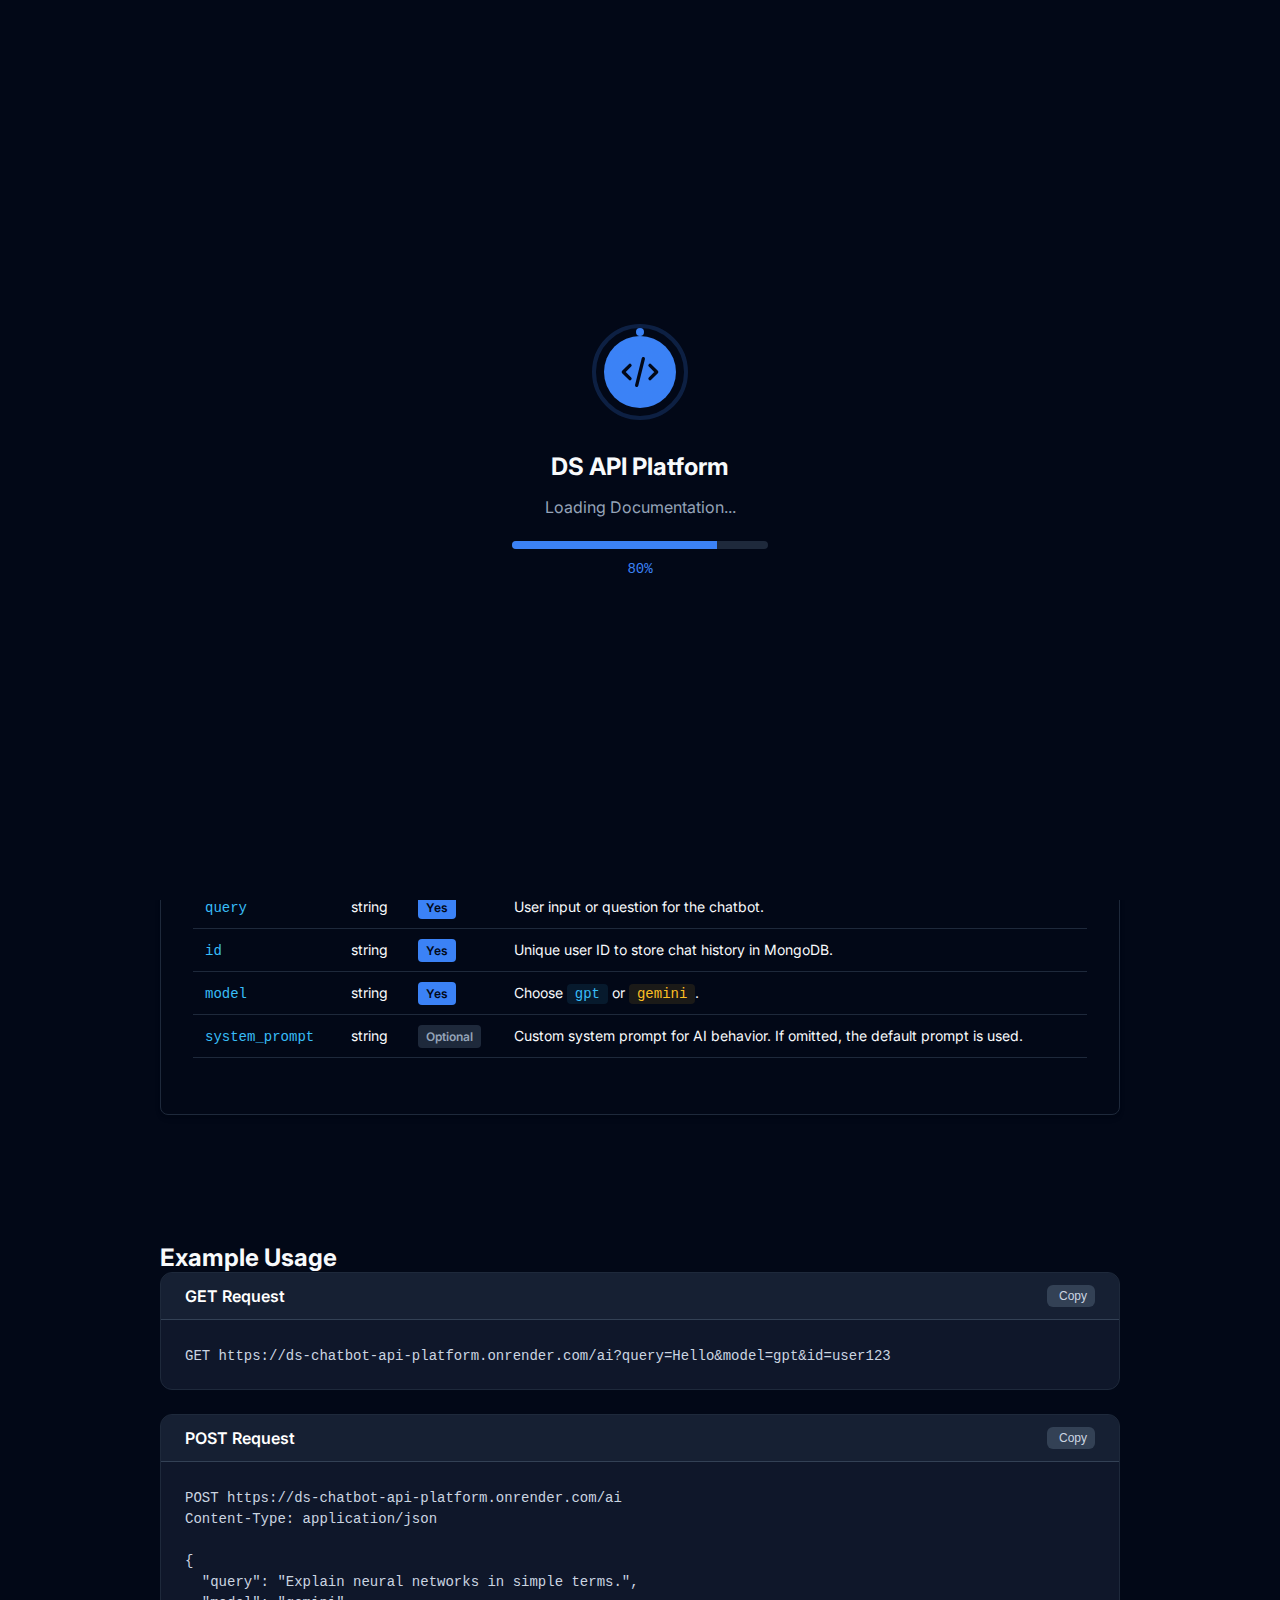
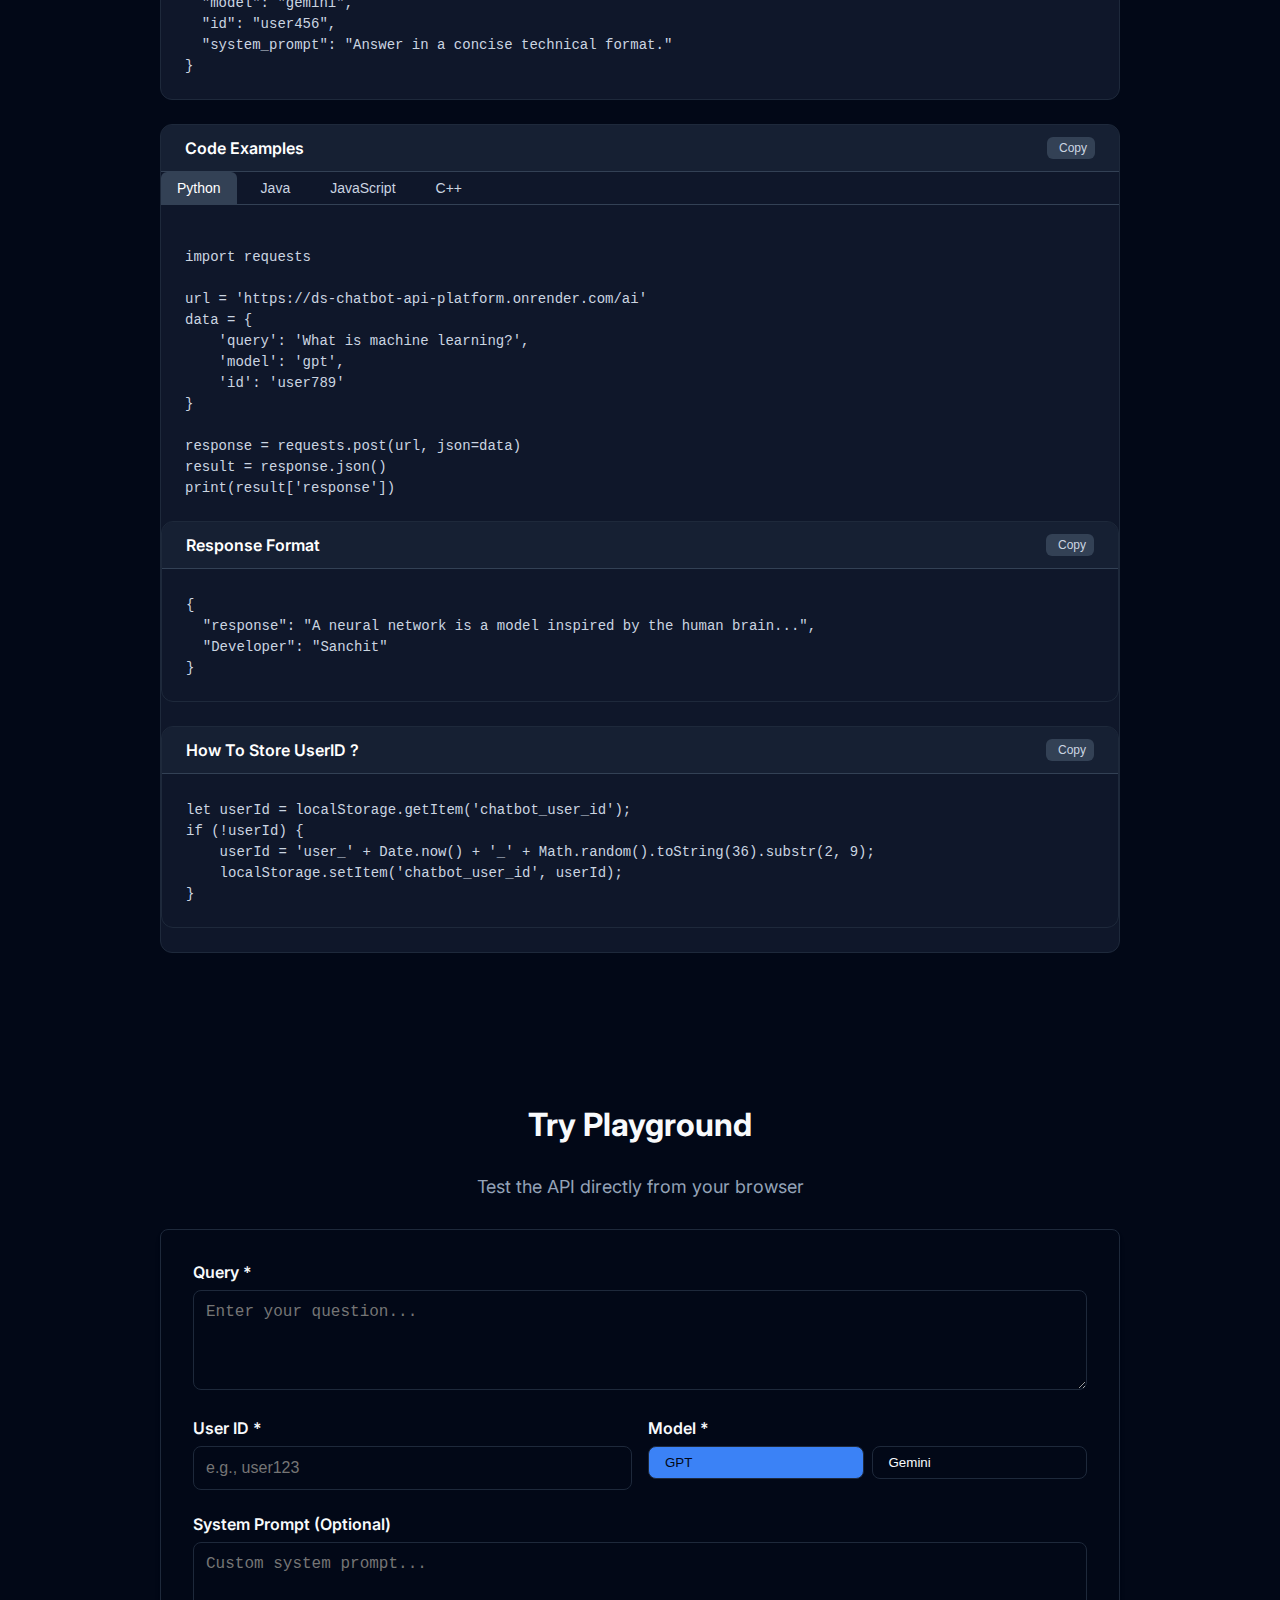
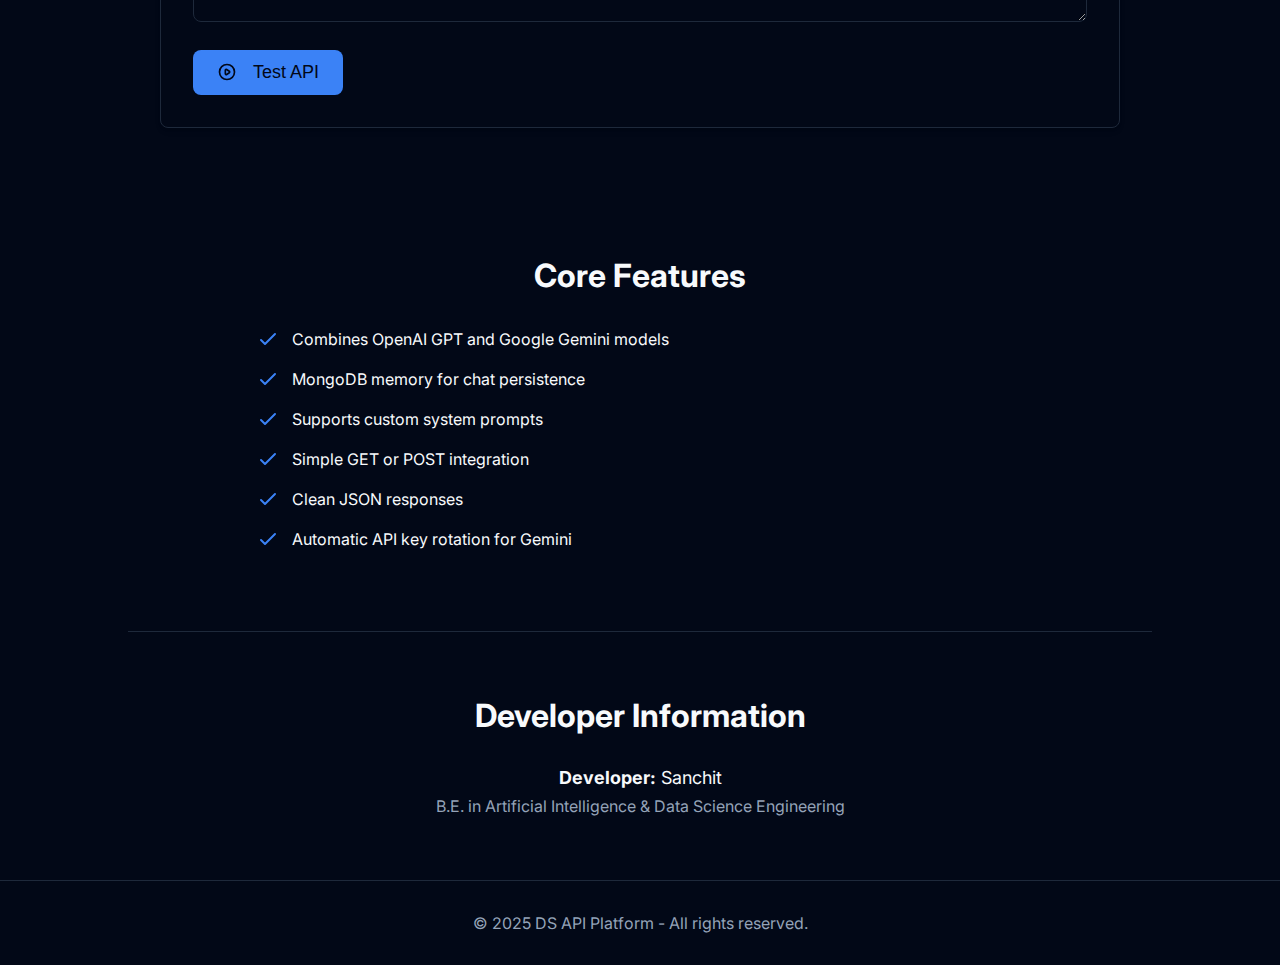
<file: docs.html>
<!DOCTYPE html>
<html lang="en">
<head>
  <meta charset="UTF-8" />
  <meta name="viewport" content="width=device-width, initial-scale=1.0" />
  <title>DS API Platform - Documentation</title>
  <meta name="description" content="Unified ChatGPT + Gemini Chatbot API with Memory and Custom Prompts - Complete API documentation" />
  <meta name="author" content="Sanchit" />
  <link rel="preconnect" href="https://fonts.googleapis.com">
  <link rel="preconnect" href="https://fonts.gstatic.com" crossorigin>
  <link href="https://fonts.googleapis.com/css2?family=Inter:wght@400;600;700&family=Fira+Code&display=swap" rel="stylesheet">

  <!-- Shared theme -->
  <link rel="stylesheet" href="theme.css">

  <style>
    /* Docs-specific layout styles */
    body {
      font-family: 'Inter', -apple-system, BlinkMacSystemFont, 'Segoe UI', sans-serif;
    }

    code, pre {
      font-family: 'Fira Code', 'Consolas', 'Monaco', monospace;
    }

    /* Animations */
    @keyframes fade-in { from { opacity: 0; transform: translateY(10px); } to { opacity: 1; transform: translateY(0); } }
    @keyframes fade-in-up { from { opacity: 0; transform: translateY(20px); } to { opacity: 1; transform: translateY(0); } }
    @keyframes scale-in { from { transform: scale(0.95); opacity: 0; } to { transform: scale(1); opacity: 1; } }

    .animate-fade-in { animation: fade-in 0.6s ease-out; }
    .animate-fade-in-up { animation: fade-in-up 0.6s ease-out; }
    .animate-scale-in { animation: scale-in 0.3s ease-out; }

    /* Header */
    header {
      text-align: center;
      padding: 4rem 2rem 2rem;
      max-width: 64rem;
      margin: 0 auto;
    }

    .badge-container {
      display: inline-flex;
      align-items: center;
      padding: 0.5rem 1rem;
      background: linear-gradient(135deg, hsl(var(--primary)), hsl(var(--accent)));
      color: hsl(var(--primary-foreground));
      border-radius: 9999px;
      font-size: 0.875rem;
      font-weight: 600;
      margin-bottom: 1.5rem;
    }

    h1 {
      font-size: 3rem;
      font-weight: 700;
      margin-bottom: 1rem;
      background: linear-gradient(135deg, hsl(var(--foreground)), hsl(var(--primary)));
      -webkit-background-clip: text;
      -webkit-text-fill-color: transparent;
      background-clip: text;
    }

    .subtitle {
      font-size: 1.25rem;
      color: hsl(var(--muted-foreground));
      max-width: 48rem;
      margin: 0 auto;
    }

    /* Sections */
    section {
      padding: 4rem 2rem;
      max-width: 64rem;
      margin: 0 auto;
    }

    .section-title {
      font-size: 2rem;
      font-weight: 700;
      text-align: center;
      margin-bottom: 2rem;
    }

    /* Cards */
    .card {
      padding: 2rem;
      border-radius: var(--radius);
      box-shadow: 0 4px 6px -1px rgba(0, 0, 0, 0.1), 0 2px 4px -1px rgba(0, 0, 0, 0.06);
    }

    /* Table */
    .table-container {
      overflow-x: auto;
      margin: 1.5rem 0;
    }

    table {
      width: 100%;
      border-collapse: collapse;
      font-size: 0.875rem;
    }

    th, td {
      padding: 0.75rem;
      text-align: left;
      border-bottom: 1px solid hsl(var(--border));
    }

    th {
      font-weight: 600;
      background-color: hsl(var(--muted));
    }

    .badge-yes {
      background-color: hsl(var(--primary));
      color: hsl(var(--primary-foreground));
      padding: 0.25rem 0.5rem;
      border-radius: 0.25rem;
      font-size: 0.75rem;
      font-weight: 600;
    }

    .badge-optional {
      background-color: hsl(var(--muted));
      color: hsl(var(--muted-foreground));
      padding: 0.25rem 0.5rem;
      border-radius: 0.25rem;
      font-size: 0.75rem;
      font-weight: 600;
    }

    /* Code Examples */
    .code-card {
      border-radius: 0.75rem;
      overflow: hidden;
      border: 1px solid;
      margin-bottom: 1.5rem;
    }

    body.dark .code-card {
      background: #0f172a;
      border-color: #1e293b;
    }

    body.light .code-card {
      background: white;
      border-color: #e5e7eb;
      box-shadow: 0 1px 2px 0 rgba(0, 0, 0, 0.05);
    }

    .code-header {
      padding: 0.75rem 1.5rem;
      display: flex;
      align-items: center;
      justify-content: space-between;
      border-bottom: 1px solid;
    }

    body.dark .code-header {
      background: rgba(30, 41, 59, 0.5);
      border-color: #334155;
    }

    body.light .code-header {
      background: #f3f4f6;
      border-color: #e5e7eb;
    }

    .code-title {
      font-size: 1rem;
      font-weight: 600;
    }

    body.dark .code-title {
      color: white;
    }

    body.light .code-title {
      color: #111827;
    }

    .btn-copy {
      display: flex;
      align-items: center;
      gap: 0.25rem;
      padding: 0.25rem 0.5rem;
      border-radius: 0.375rem;
      border: none;
      cursor: pointer;
      font-size: 0.75rem;
      transition: all 0.3s;
    }

    body.dark .btn-copy {
      background: #334155;
      color: #cbd5e1;
    }

    body.dark .btn-copy:hover {
      background: #475569;
    }

    body.light .btn-copy {
      background: #e5e7eb;
      color: #374151;
    }

    body.light .btn-copy:hover {
      background: #d1d5db;
    }

    .btn-copy.copied {
      color: #10b981;
    }

    pre {
      padding: 1.5rem;
      overflow-x: auto;
      margin: 0;
    }

    code {
      font-family: 'Courier New', monospace;
      font-size: 0.875rem;
    }

    body.dark code {
      color: #cbd5e1;
    }

    body.light code {
      color: #1f2937;
    }

    /* Form */
    .form-group {
      margin-bottom: 1.5rem;
    }

    .form-group label {
      display: block;
      font-weight: 600;
      margin-bottom: 0.5rem;
    }

    .form-group input,
    .form-group textarea {
      width: 100%;
      padding: 0.75rem;
      border: 1px solid hsl(var(--border));
      border-radius: var(--radius);
      background-color: hsl(var(--card));
      color: hsl(var(--foreground));
      font-size: 1rem;
    }

    .form-group textarea {
      resize: vertical;
      min-height: 100px;
    }

    .grid-2 {
      display: grid;
      grid-template-columns: 1fr 1fr;
      gap: 1rem;
    }

    .model-buttons {
      display: flex;
      gap: 0.5rem;
    }

    .model-buttons button.active {
      background-color: hsl(var(--primary));
      color: hsl(var(--primary-foreground));
    }

    .btn-lg {
      padding: 0.75rem 1.5rem;
      font-size: 1.125rem;
    }

    .btn-disabled {
      opacity: 0.6;
      cursor: not-allowed;
    }

    /* Features */
    .features-list {
      list-style: none;
      padding: 0;
      max-width: 48rem;
      margin: 0 auto;
    }

    .features-list li {
      display: flex;
      align-items: center;
      gap: 0.75rem;
      margin-bottom: 1rem;
    }

    .check-icon {
      color: hsl(var(--primary));
      flex-shrink: 0;
    }

    /* Footer */
    footer {
      text-align: center;
      padding: 2rem;
      border-top: 1px solid hsl(var(--border));
      color: hsl(var(--muted-foreground));
    }

    /* Toast */
    .toast {
      position: fixed;
      top: 1rem;
      right: 1rem;
      padding: 1rem;
      border-radius: var(--radius);
      box-shadow: 0 10px 15px -3px rgba(0, 0, 0, 0.1), 0 4px 6px -2px rgba(0, 0, 0, 0.05);
      z-index: 10000;
      max-width: 20rem;
    }

    .toast.success {
      background-color: hsl(var(--primary));
      color: hsl(var(--primary-foreground));
    }

    .toast.error {
      background-color: hsl(var(--destructive));
      color: hsl(var(--destructive-foreground));
    }

    @keyframes fade-out {
      to { opacity: 0; transform: translateY(-10px); }
    }

    /* Tab Styles */
    .tab-buttons {
      display: flex;
      gap: 0.5rem;
      margin-bottom: 1rem;
      border-bottom: 1px solid;
    }

    body.dark .tab-buttons {
      border-color: #334155;
    }

    body.light .tab-buttons {
      border-color: #e5e7eb;
    }

    .tab-btn {
      padding: 0.5rem 1rem;
      border: none;
      background: none;
      cursor: pointer;
      font-size: 0.875rem;
      font-weight: 500;
      border-radius: 0.375rem 0.375rem 0 0;
      transition: all 0.2s;
    }

    body.dark .tab-btn {
      color: #cbd5e1;
    }

    body.dark .tab-btn:hover {
      background: rgba(30, 41, 59, 0.5);
    }

    body.dark .tab-btn.active {
      background: #334155;
      color: white;
    }

    body.light .tab-btn {
      color: #374151;
    }

    body.light .tab-btn:hover {
      background: #f3f4f6;
    }

    body.light .tab-btn.active {
      background: #e5e7eb;
      color: #111827;
    }

    .tab-content {
      display: none;
    }

    .tab-content.active {
      display: block;
    }

    /* Theme Toggle Button */
    .theme-toggle {
      position: fixed;
      top: 1rem;
      right: 1rem;
      width: 3rem;
      height: 3rem;
      border-radius: 50%;
      border: none;
      cursor: pointer;
      display: flex;
      align-items: center;
      justify-content: center;
      background-color: hsl(var(--card));
      color: hsl(var(--foreground));
      box-shadow: 0 4px 6px -1px rgba(0, 0, 0, 0.1), 0 2px 4px -1px rgba(0, 0, 0, 0.06);
      transition: all 0.3s;
      z-index: 1000;
    }

    .theme-toggle:hover {
      transform: scale(1.05);
    }

    body.dark .theme-toggle {
      background-color: #334155;
      color: #cbd5e1;
    }

    body.light .theme-toggle {
      background-color: white;
      color: #374151;
      box-shadow: 0 1px 2px 0 rgba(0, 0, 0, 0.05);
    }

    /* Responsive */
    @media (max-width: 768px) {
      .grid-2 {
        grid-template-columns: 1fr;
      }

      h1 {
        font-size: 2.5rem;
      }

      .section-title {
        font-size: 1.75rem;
      }

      .tab-buttons {
        flex-wrap: wrap;
      }

      .tab-btn {
        flex: 1;
        min-width: 0;
      }

      .theme-toggle {
        width: 2.5rem;
        height: 2.5rem;
      }
    }
  </style>
</head>
<body>
  <!-- Loading Screen (shared) -->
  <div id="loading-screen">
    <div class="loader-container">
      <div class="loader-logo">
        <div class="loader-ring"></div>
        <div class="loader-circle">
          <svg fill="none" viewBox="0 0 24 24" stroke="currentColor">
            <path stroke-linecap="round" stroke-linejoin="round" stroke-width="2" d="M10 20l4-16m4 4l4 4-4 4M6 16l-4-4 4-4" />
          </svg>
        </div>
      </div>
      <h2 class="loader-text">DS API Platform</h2>
      <p class="loader-subtext">Loading Documentation...</p>
      <div class="progress-bar">
        <div class="progress-fill" id="progress-fill"></div>
      </div>
      <p class="progress-percent" id="progress-percent">0%</p>
    </div>
  </div>

  <!-- Theme Toggle -->
  <button class="theme-toggle" id="themeToggle" aria-label="Toggle theme">
    <svg id="sunIcon" width="24" height="24" viewBox="0 0 24 24" fill="none" stroke="currentColor" stroke-width="2" style="display: none;">
      <circle cx="12" cy="12" r="4"/>
      <path d="M12 2v2m0 16v2M4.93 4.93l1.41 1.41m11.32 11.32l1.41 1.41M2 12h2m16 0h2M6.34 17.66l-1.41 1.41M19.07 4.93l-1.41 1.41"/>
    </svg>
    <svg id="moonIcon" width="24" height="24" viewBox="0 0 24 24" fill="none" stroke="currentColor" stroke-width="2">
      <path d="M21 12.79A9 9 0 1 1 11.21 3 7 7 0 0 0 21 12.79z"/>
    </svg>
  </button>

  <!-- Header -->
  <header class="animate-fade-in">
    <div class="badge-container animate-scale-in">
      <span class="badge-text">API Documentation</span>
    </div>
    <h1 class="animate-fade-in-up">DS API Platform</h1>
    <p class="subtitle animate-fade-in-up">Unified ChatGPT + Gemini Chatbot API with Memory and Custom Prompts</p>
  </header>

  <!-- Overview -->
  <section class="animate-fade-in">
    <h2 class="section-title">Overview</h2>
    <p style="text-align: center; font-size: 1.125rem; line-height: 1.75; color: hsl(var(--foreground) / 0.9); max-width: 48rem; margin: 0 auto;">
      This API provides access to an intelligent chatbot engine built using 
      <span style="color: hsl(var(--primary)); font-weight: 600;">OpenAI GPT</span> and
      <span style="color: hsl(var(--primary)); font-weight: 600;">Google Gemini</span> models.
      Users can query either model with custom system prompts, and user history
      is stored in MongoDB for persistent contextual memory.
    </p>
  </section>

  <!-- Endpoint -->
      <section>
        <h2>Endpoint</h2>
        <div class="card">
          <div style="margin-bottom: 1.5rem;">
            <div style="display: flex; align-items: center; gap: 0.75rem; margin-bottom: 0.5rem;">
              <span class="badge badge-get">GET</span>
              <code style="color: #38bdf8; font-size: 1.125rem;">/ai</code>
            </div>
            <div style="display: flex; align-items: center; gap: 0.75rem;">
              <span class="badge badge-post">POST</span>
              <code style="color: #38bdf8; font-size: 1.125rem;">/ai</code>
            </div>
          </div>
          <p style="margin-bottom: 2rem; opacity: 0.8;">
            Both methods are supported. Use <strong>GET</strong> for quick browser-based testing and <strong>POST</strong> for API integration.
          </p>

          <h3 style="font-size: 1.25rem; font-weight: 600; margin-bottom: 1rem;">Parameters</h3>
          <div class="table-container">
            <table>
              <thead>
                <tr>
                  <th>Parameter</th>
                  <th>Type</th>
                  <th>Required</th>
                  <th>Description</th>
                </tr>
              </thead>
              <tbody>
                <tr>
                  <td><code style="color: #38bdf8;">query</code></td>
                  <td>string</td>
                  <td><span class="badge-yes">Yes</span></td>
                  <td>User input or question for the chatbot.</td>
                </tr>
                <tr>
                  <td><code style="color: #38bdf8;">id</code></td>
                  <td>string</td>
                  <td><span class="badge-yes">Yes</span></td>
                  <td>Unique user ID to store chat history in MongoDB.</td>
                </tr>
                <tr>
                  <td><code style="color: #38bdf8;">model</code></td>
                  <td>string</td>
                  <td><span class="badge-yes">Yes</span></td>
                  <td>Choose <code style="color: #38bdf8; padding: 0.125rem 0.5rem; background: rgba(56, 189, 248, 0.1); border-radius: 0.25rem;">gpt</code> or <code style="color: #fbbf24; padding: 0.125rem 0.5rem; background: rgba(251, 191, 36, 0.1); border-radius: 0.25rem;">gemini</code>.</td>
                </tr>
                <tr>
                  <td><code style="color: #38bdf8;">system_prompt</code></td>
                  <td>string</td>
                  <td><span class="badge-optional">Optional</span></td>
                  <td>Custom system prompt for AI behavior. If omitted, the default prompt is used.</td>
                </tr>
              </tbody>
            </table>
          </div>
        </div>
      </section>
      
  <!-- Examples -->
      <section>
        <h2>Example Usage</h2>

        <div class="code-card">
          <div class="code-header">
            <h3 class="code-title">GET Request</h3>
            <button class="btn-copy" data-code-index="0">
              <svg class="icon copy-icon" fill="none" viewBox="0 0 24 24" stroke="currentColor">
                <path stroke-linecap="round" stroke-linejoin="round" stroke-width="2" d="M8 16H6a2 2 0 01-2-2V6a2 2 0 012-2h8a2 2 0 012 2v2m-6 12h8a2 2 0 002-2v-8a2 2 0 00-2-2h-8a2 2 0 00-2 2v8a2 2 0 002 2z" />
              </svg>
              <span class="copy-text">Copy</span>
            </button>
          </div>
          <pre><code>GET https://ds-chatbot-api-platform.onrender.com/ai?query=Hello&model=gpt&id=user123</code></pre>
        </div>

        <div class="code-card">
          <div class="code-header">
            <h3 class="code-title">POST Request</h3>
            <button class="btn-copy" data-code-index="1">
              <svg class="icon copy-icon" fill="none" viewBox="0 0 24 24" stroke="currentColor">
                <path stroke-linecap="round" stroke-linejoin="round" stroke-width="2" d="M8 16H6a2 2 0 01-2-2V6a2 2 0 012-2h8a2 2 0 012 2v2m-6 12h8a2 2 0 002-2v-8a2 2 0 00-2-2h-8a2 2 0 00-2 2v8a2 2 0 002 2z" />
              </svg>
              <span class="copy-text">Copy</span>
            </button>
          </div>
          <pre><code>POST https://ds-chatbot-api-platform.onrender.com/ai
Content-Type: application/json

{
  "query": "Explain neural networks in simple terms.",
  "model": "gemini",
  "id": "user456",
  "system_prompt": "Answer in a concise technical format."
}</code></pre>
        </div>

        <div class="code-card">
          <div class="code-header">
            <h3 class="code-title">Code Examples</h3>
            <button class="btn-copy" data-code-index="2">
              <svg class="icon copy-icon" fill="none" viewBox="0 0 24 24" stroke="currentColor">
                <path stroke-linecap="round" stroke-linejoin="round" stroke-width="2" d="M8 16H6a2 2 0 01-2-2V6a2 2 0 012-2h8a2 2 0 012 2v2m-6 12h8a2 2 0 002-2v-8a2 2 0 00-2-2h-8a2 2 0 00-2 2v8a2 2 0 002 2z" />
              </svg>
              <span class="copy-text">Copy</span>
            </button>
          </div>
          <div class="tab-buttons">
            <button class="tab-btn active" data-lang="python">Python</button>
            <button class="tab-btn" data-lang="java">Java</button>
            <button class="tab-btn" data-lang="javascript">JavaScript</button>
            <button class="tab-btn" data-lang="cpp">C++</button>
          </div>
          <div id="python-tab" class="tab-content active">
            <pre><code>import requests

url = 'https://ds-chatbot-api-platform.onrender.com/ai'
data = {
    'query': 'What is machine learning?',
    'model': 'gpt',
    'id': 'user789'
}

response = requests.post(url, json=data)
result = response.json()
print(result['response'])</code></pre>
          </div>
          <div id="java-tab" class="tab-content">
            <pre><code>import java.io.IOException;
import java.net.URI;
import java.net.http.HttpClient;
import java.net.http.HttpRequest;
import java.net.http.HttpResponse;

public class ApiTest {
    public static void main(String[] args) throws IOException, InterruptedException {
        String json = """
            {
                "query": "What is machine learning?",
                "model": "gpt",
                "id": "user789"
            }
            """;

        HttpClient client = HttpClient.newHttpClient();
        HttpRequest request = HttpRequest.newBuilder()
            .uri(URI.create("https://ds-chatbot-api-platform.onrender.com/ai"))
            .header("Content-Type", "application/json")
            .POST(HttpRequest.BodyPublishers.ofString(json))
            .build();

        HttpResponse<String> response = client.send(request, HttpResponse.BodyHandlers.ofString());
        System.out.println(response.body());
    }
}</code></pre>
          </div>
          <div id="javascript-tab" class="tab-content">
            <pre><code>const response = await fetch(
  'https://ds-chatbot-api-platform.onrender.com/ai',
  {
    method: 'POST',
    headers: { 'Content-Type': 'application/json' },
    body: JSON.stringify({
      query: 'What is machine learning?',
      model: 'gpt',
      id: 'user789'
    })
  }
);
const data = await response.json();
console.log(data.response);</code></pre>
          </div>
          <div id="cpp-tab" class="tab-content">
            <pre><code>#include <iostream>
#include <curl/curl.h>
#include <string>

size_t WriteCallback(void* contents, size_t size, size_t nmemb, void* userp) {
    ((std::string*)userp)->append((char*)contents, size * nmemb);
    return size * nmemb;
}

int main() {
    CURL* curl;
    CURLcode res;
    std::string readBuffer;

    curl = curl_easy_init();
    if(curl) {
        std::string jsonData = "{"query":"What is machine learning?","model":"gpt","id":"user789"}";

        curl_easy_setopt(curl, CURLOPT_URL, "https://ds-chatbot-api-platform.onrender.com/ai");
        curl_easy_setopt(curl, CURLOPT_POSTFIELDS, jsonData.c_str());
        curl_easy_setopt(curl, CURLOPT_WRITEFUNCTION, WriteCallback);
        curl_easy_setopt(curl, CURLOPT_WRITEDATA, &amp;readBuffer);

        struct curl_slist *headers = NULL;
        headers = curl_slist_append(headers, "Content-Type: application/json");
        curl_easy_setopt(curl, CURLOPT_HTTPHEADER, headers);

        res = curl_easy_perform(curl);
        if(res != CURLE_OK) {
            std::cerr << "curl_easy_perform() failed: " << curl_easy_strerror(res) << std::endl;
        } else {
            std::cout << readBuffer << std::endl;
        }

        curl_slist_free_all(headers);
        curl_easy_cleanup(curl);
    }
    return 0;
}</code></pre>
          </div>

        <div class="code-card">
          <div class="code-header">
            <h3 class="code-title">Response Format</h3>
            <button class="btn-copy" data-code-index="3">
              <svg class="icon copy-icon" fill="none" viewBox="0 0 24 24" stroke="currentColor">
                <path stroke-linecap="round" stroke-linejoin="round" stroke-width="2" d="M8 16H6a2 2 0 01-2-2V6a2 2 0 012-2h8a2 2 0 012 2v2m-6 12h8a2 2 0 002-2v-8a2 2 0 00-2-2h-8a2 2 0 00-2 2v8a2 2 0 002 2z" />
              </svg>
              <span class="copy-text">Copy</span>
            </button>
          </div>
          <pre><code>{
  "response": "A neural network is a model inspired by the human brain...",
  "Developer": "Sanchit"
}</code></pre>
        </div>

        <div class="code-card">
          <div class="code-header">
            <h3 class="code-title">How To Store UserID ?</h3>
            <button class="btn-copy" data-code-index="4">
              <svg class="icon copy-icon" fill="none" viewBox="0 0 24 24" stroke="currentColor">
                <path stroke-linecap="round" stroke-linejoin="round" stroke-width="2" d="M8 16H6a2 2 0 01-2-2V6a2 2 0 012-2h8a2 2 0 012 2v2m-6 12h8a2 2 0 002-2v-8a2 2 0 00-2-2h-8a2 2 0 00-2 2v8a2 2 0 002 2z" />
              </svg>
              <span class="copy-text">Copy</span>
            </button>
          </div>
          <pre><code>let userId = localStorage.getItem('chatbot_user_id');
if (!userId) {
    userId = 'user_' + Date.now() + '_' + Math.random().toString(36).substr(2, 9);
    localStorage.setItem('chatbot_user_id', userId);
}</code></pre>
        </div>
      </section>
  <!-- Playground -->
  <section class="bg-secondary animate-fade-in">
    <div style="text-align: center; margin-bottom: 2rem;">
      <h2 class="section-title">Try Playground</h2>
      <p style="color: hsl(var(--muted-foreground)); font-size: 1.125rem;">Test the API directly from your browser</p>
    </div>

    <div class="card" style="max-width: 64rem; margin: 0 auto;">
      <form id="playgroundForm">
        <div class="form-group">
          <label>Query *</label>
          <textarea id="query" placeholder="Enter your question..." required></textarea>
        </div>

        <div class="grid-2">
          <div class="form-group">
            <label>User ID *</label>
            <input type="text" id="userId" placeholder="e.g., user123" required />
          </div>

          <div class="form-group">
            <label>Model *</label>
            <div class="model-buttons">
              <button type="button" class="btn-outline active" id="gptBtn" style="flex: 1;">GPT</button>
              <button type="button" class="btn-outline" id="geminiBtn" style="flex: 1;">Gemini</button>
            </div>
          </div>
        </div>

        <div class="form-group">
          <label>System Prompt (Optional)</label>
          <textarea id="systemPrompt" placeholder="Custom system prompt..." style="min-height: 80px;"></textarea>
        </div>

        <button type="submit" class="btn-primary btn-lg" id="testBtn">
          <svg style="width: 1.25rem; height: 1.25rem; display: inline-block; vertical-align: middle; margin-right: 0.5rem;" xmlns="http://www.w3.org/2000/svg" fill="none" viewBox="0 0 24 24" stroke="currentColor">
            <path stroke-linecap="round" stroke-linejoin="round" stroke-width="2" d="M14.752 11.168l-3.197-2.132A1 1 0 0010 9.87v4.263a1 1 0 001.555.832l3.197-2.132a1 1 0 000-1.664z" />
            <path stroke-linecap="round" stroke-linejoin="round" stroke-width="2" d="M21 12a9 9 0 11-18 0 9 9 0 0118 0z" />
          </svg>
          Test API
        </button>

        <div id="responseContainer" style="display: none; margin-top: 1.5rem;">
          <h3 style="font-size: 1.125rem; font-weight: 600; margin-bottom: 0.75rem;">Response:</h3>
          <div class="code-block">
            <pre id="responseContent"></pre>
          </div>
        </div>
      </form>
    </div>
  </section>

  <!-- Features -->
  <section class="animate-fade-in">
    <h2 class="section-title">Core Features</h2>
    <ul class="features-list">
      <li>
        <svg class="check-icon" style="width: 1.5rem; height: 1.5rem;" xmlns="http://www.w3.org/2000/svg" fill="none" viewBox="0 0 24 24" stroke="currentColor">
          <path stroke-linecap="round" stroke-linejoin="round" stroke-width="2" d="M5 13l4 4L19 7" />
        </svg>
        <span>Combines OpenAI GPT and Google Gemini models</span>
      </li>
      <li>
        <svg class="check-icon" style="width: 1.5rem; height: 1.5rem;" xmlns="http://www.w3.org/2000/svg" fill="none" viewBox="0 0 24 24" stroke="currentColor">
          <path stroke-linecap="round" stroke-linejoin="round" stroke-width="2" d="M5 13l4 4L19 7" />
        </svg>
        <span>MongoDB memory for chat persistence</span>
      </li>
      <li>
        <svg class="check-icon" style="width: 1.5rem; height: 1.5rem;" xmlns="http://www.w3.org/2000/svg" fill="none" viewBox="0 0 24 24" stroke="currentColor">
          <path stroke-linecap="round" stroke-linejoin="round" stroke-width="2" d="M5 13l4 4L19 7" />
        </svg>
        <span>Supports custom system prompts</span>
      </li>
      <li>
        <svg class="check-icon" style="width: 1.5rem; height: 1.5rem;" xmlns="http://www.w3.org/2000/svg" fill="none" viewBox="0 0 24 24" stroke="currentColor">
          <path stroke-linecap="round" stroke-linejoin="round" stroke-width="2" d="M5 13l4 4L19 7" />
        </svg>
        <span>Simple GET or POST integration</span>
      </li>
      <li>
        <svg class="check-icon" style="width: 1.5rem; height: 1.5rem;" xmlns="http://www.w3.org/2000/svg" fill="none" viewBox="0 0 24 24" stroke="currentColor">
          <path stroke-linecap="round" stroke-linejoin="round" stroke-width="2" d="M5 13l4 4L19 7" />
        </svg>
        <span>Clean JSON responses</span>
      </li>
      <li>
        <svg class="check-icon" style="width: 1.5rem; height: 1.5rem;" xmlns="http://www.w3.org/2000/svg" fill="none" viewBox="0 0 24 24" stroke="currentColor">
          <path stroke-linecap="round" stroke-linejoin="round" stroke-width="2" d="M5 13l4 4L19 7" />
        </svg>
        <span>Automatic API key rotation for Gemini</span>
      </li>
    </ul>
  </section>

  <!-- Developer Info -->
  <section class="animate-fade-in" style="border-top: 1px solid hsl(var(--border));">
    <h2 class="section-title">Developer Information</h2>
    <div style="text-align: center;">
      <p style="font-size: 1.125rem; margin-bottom: 0.5rem;">
        <span style="font-weight: bold;">Developer:</span> Sanchit
      </p>
      <p style="color: hsl(var(--muted-foreground));">B.E. in Artificial Intelligence & Data Science Engineering</p>
    </div>
  </section>

  <!-- Footer -->
  <footer>
    <p>© 2025 DS API Platform - All rights reserved.</p>
  </footer>

  <!-- Shared theme & behavior script -->
  <script src="theme.js"></script>

  <!-- Playground / API script remains (leave form handling code as-is) -->
  <script>
    // Loading animation
    let progress = 0;
    const progressFill = document.getElementById('progress-fill');
    const progressPercent = document.getElementById('progress-percent');
    const loadingScreen = document.getElementById('loading-screen');
    const mainContent = document.getElementById('main-content');

    const progressInterval = setInterval(() => {
      progress += 2;
      if (progressFill) progressFill.style.width = progress + '%';
      if (progressPercent) progressPercent.textContent = progress + '%';

      if (progress >= 100) {
        clearInterval(progressInterval);
        setTimeout(() => {
          if (loadingScreen) loadingScreen.classList.add('hidden');
          if (mainContent) {
            mainContent.style.display = 'block';
            mainContent.classList.add('fade-in');
          }
        }, 300);
      }
    }, 20);

    // Theme Toggle (single, fixed implementation)
    const themeToggle = document.getElementById('themeToggle');
    const sunIcon = document.getElementById('sunIcon');
    const moonIcon = document.getElementById('moonIcon');
    const html = document.documentElement;

    const savedTheme = localStorage.getItem('theme') || 'light';
    if (savedTheme === 'dark') {
      html.classList.add('dark');
      if (sunIcon) sunIcon.style.display = 'block';
      if (moonIcon) moonIcon.style.display = 'none';
    } else {
      if (sunIcon) sunIcon.style.display = 'none';
      if (moonIcon) moonIcon.style.display = 'block';
    }

    if (themeToggle) {
      themeToggle.addEventListener('click', () => {
        html.classList.toggle('dark');
        const isDark = html.classList.contains('dark');

        // Animate icon transition
        if (isDark) {
          if (moonIcon) moonIcon.style.transform = 'rotate(180deg) scale(0)';
          setTimeout(() => {
            if (moonIcon) moonIcon.style.display = 'none';
            if (sunIcon) {
              sunIcon.style.display = 'block';
              sunIcon.style.transform = 'rotate(0deg) scale(1)';
            }
          }, 150);
        } else {
          if (sunIcon) sunIcon.style.transform = 'rotate(180deg) scale(0)';
          setTimeout(() => {
            if (sunIcon) sunIcon.style.display = 'none';
            if (moonIcon) {
              moonIcon.style.display = 'block';
              moonIcon.style.transform = 'rotate(0deg) scale(1)';
            }
          }, 150);
        }

        localStorage.setItem('theme', isDark ? 'dark' : 'light');
      });
    }

    // Model Selection
    const gptBtn = document.getElementById('gptBtn');
    const geminiBtn = document.getElementById('geminiBtn');
    let selectedModel = 'gpt';

    if (gptBtn) {
      gptBtn.addEventListener('click', () => {
        selectedModel = 'gpt';
        gptBtn.classList.add('active');
        if (geminiBtn) geminiBtn.classList.remove('active');
      });
    }
    if (geminiBtn) {
      geminiBtn.addEventListener('click', () => {
        selectedModel = 'gemini';
        geminiBtn.classList.add('active');
        if (gptBtn) gptBtn.classList.remove('active');
      });
    }

    // Tab Switching for Code Examples
    const tabButtons = document.querySelectorAll('.tab-btn');
    const tabContents = document.querySelectorAll('.tab-content');

    tabButtons.forEach(button => {
      button.addEventListener('click', () => {
        // Remove active class from all buttons
        tabButtons.forEach(btn => btn.classList.remove('active'));
        // Add active class to clicked button
        button.classList.add('active');

        // Hide all tab contents
        tabContents.forEach(content => content.classList.remove('active'));

        // Show the corresponding tab content
        const lang = button.getAttribute('data-lang');
        const activeTab = document.getElementById(`${lang}-tab`);
        if (activeTab) {
          activeTab.classList.add('active');
        }
      });
    });

    // Toast Function
    function showToast(title, description, type = 'success') {
      const toast = document.createElement('div');
      toast.className = `toast ${type} animate-fade-in-up`;
      toast.innerHTML = `
        <div style="font-weight: 600; margin-bottom: 0.25rem;">${title}</div>
        <div style="font-size: 0.875rem; color: hsl(var(--muted-foreground));">${description}</div>
      `;
      document.body.appendChild(toast);

      setTimeout(() => {
        toast.style.animation = 'fade-out 0.3s ease-out';
        setTimeout(() => toast.remove(), 300);
      }, 3000);
    }

    // Copy to Clipboard Functionality
    document.addEventListener('click', (e) => {
      if (e.target.classList.contains('btn-copy') || e.target.closest('.btn-copy')) {
        const button = e.target.closest('.btn-copy');
        const codeCard = button.closest('.code-card');
        const activeTab = codeCard.querySelector('.tab-content.active');
        let preElement;
        if (activeTab) {
          preElement = activeTab.querySelector('pre');
        } else {
          preElement = codeCard.querySelector('pre');
        }
        if (preElement) {
          const textToCopy = preElement.textContent;
          navigator.clipboard.writeText(textToCopy).then(() => {
            const copyText = button.querySelector('.copy-text');
            if (copyText) {
              copyText.textContent = 'Copied!';
              button.disabled = true;
              setTimeout(() => {
                copyText.textContent = 'Copy';
                button.disabled = false;
              }, 2000);
            }
            showToast('Copied!', 'Code copied to clipboard', 'success');
          }).catch(() => {
            showToast('Error', 'Failed to copy code', 'error');
          });
        }
      }
    });

    // Playground Form
    const form = document.getElementById('playgroundForm');
    const testBtn = document.getElementById('testBtn');
    const responseContainer = document.getElementById('responseContainer');
    const responseContent = document.getElementById('responseContent');

    if (form) {
      form.addEventListener('submit', async (e) => {
        e.preventDefault();

        const query = document.getElementById('query').value.trim();
        const userId = document.getElementById('userId').value.trim();
        const systemPrompt = document.getElementById('systemPrompt').value.trim();

        if (!query || !userId) {
          showToast('Missing Fields', 'Please provide both query and user ID', 'error');
          return;
        }

        if (testBtn) {
          testBtn.disabled = true;
          testBtn.classList.add('btn-disabled');
          testBtn.innerHTML = `
            <svg class="animate-spin" style="width: 1.25rem; height: 1.25rem; display: inline-block; vertical-align: middle; margin-right: 0.5rem;" xmlns="http://www.w3.org/2000/svg" fill="none" viewBox="0 0 24 24">
              <circle style="opacity: 0.25;" cx="12" cy="12" r="10" stroke="currentColor" stroke-width="4"></circle>
              <path style="opacity: 0.75;" fill="currentColor" d="M4 12a8 8 0 018-8V0C5.373 0 0 5.373 0 12h4zm2 5.291A7.962 7.962 0 014 12H0c0 3.042 1.135 5.824 3 7.938l3-2.647z"></path>
            </svg>
            Testing...
          `;
        }
        if (responseContainer) responseContainer.style.display = 'none';

        try {
          const params = new URLSearchParams({
            query,
            id: userId,
            model: selectedModel,
            ...(systemPrompt && { system_prompt: systemPrompt }),
          });

          const res = await fetch(
            `https://ds-chatbot-api-platform.onrender.com/ai?${params.toString()}`
          );

          const data = await res.json();
          if (responseContent) responseContent.textContent = JSON.stringify(data, null, 2);
          if (responseContainer) {
            responseContainer.style.display = 'block';
            responseContainer.classList.add('animate-fade-in-up');
          }

          showToast('Success!', 'API response received', 'success');
        } catch (error) {
          if (responseContent) responseContent.textContent = JSON.stringify({ error: 'Failed to fetch response' }, null, 2);
          if (responseContainer) responseContainer.style.display = 'block';
          showToast('Error', 'Failed to fetch API response', 'error');
        } finally {
          if (testBtn) {
            testBtn.disabled = false;
            testBtn.classList.remove('btn-disabled');
            testBtn.innerHTML = `
              <svg style="width: 1.25rem; height: 1.25rem; display: inline-block; vertical-align: middle; margin-right: 0.5rem;" xmlns="http://www.w3.org/2000/svg" fill="none" viewBox="0 0 24 24" stroke="currentColor">
                <path stroke-linecap="round" stroke-linejoin="round" stroke-width="2" d="M14.752 11.168l-3.197-2.132A1 1 0 0010 9.87v4.263a1 1 0 001.555.832l3.197-2.132a1 1 0 000-1.664z" />
                <path stroke-linecap="round" stroke-linejoin="round" stroke-width="2" d="M21 12a9 9 0 11-18 0 9 9 0 0118 0z" />
              </svg>
              Test API
            `;
          }
        }
      });
    }
  </script>
</body>
</html>
</file>
<file: theme.css>
:root {
  --background: 222.2 84% 4.9%;
  --foreground: 210 40% 98%;
  --card: 222.2 84% 4.9%;
  --card-foreground: 210 40% 98%;
  --popover: 222.2 84% 4.9%;
  --popover-foreground: 210 40% 98%;
  --primary: 217.2 91.2% 59.8%;
  --primary-foreground: 222.2 84% 4.9%;
  --secondary: 217.2 32.6% 17.5%;
  --secondary-foreground: 210 40% 98%;
  --muted: 217.2 32.6% 17.5%;
  --muted-foreground: 215 20.2% 65.1%;
  --accent: 217.2 91.2% 59.8%;
  --accent-foreground: 222.2 84% 4.9%;
  --destructive: 0 62.8% 30.6%;
  --destructive-foreground: 210 40% 98%;
  --border: 217.2 32.6% 17.5%;
  --input: 217.2 32.6% 17.5%;
  --ring: 224.3 76.3% 94.1%;
  --radius: 0.5rem;
}

.light {
  --background: 0 0% 100%;
  --foreground: 222.2 84% 4.9%;
  --card: 0 0% 100%;
  --card-foreground: 222.2 84% 4.9%;
  --popover: 0 0% 100%;
  --popover-foreground: 222.2 84% 4.9%;
  --primary: 221.2 83.2% 53.3%;
  --primary-foreground: 210 40% 98%;
  --secondary: 210 40% 96%;
  --secondary-foreground: 222.2 84% 4.9%;
  --muted: 210 40% 96%;
  --muted-foreground: 215 25% 30%;
  --accent: 210 40% 98%;
  --accent-foreground: 222.2 84% 4.9%;
  --destructive: 0 84.2% 60.2%;
  --destructive-foreground: 210 40% 98%;
  --border: 214.3 31.8% 91.4%;
  --input: 214.3 31.8% 91.4%;
  --ring: 222.2 84% 4.9%;
}

* {
  margin: 0;
  padding: 0;
  box-sizing: border-box;
}

body {
  background-color: hsl(var(--background));
  color: hsl(var(--foreground));
  transition: background-color 0.3s ease, color 0.3s ease;
  min-height: 100vh;
}

.card {
  background-color: hsl(var(--card));
  border: 1px solid hsl(var(--border));
  border-radius: var(--radius);
}

.muted {
  color: hsl(var(--muted-foreground));
}

.btn-primary {
  display: inline-flex;
  align-items: center;
  gap: 0.5rem;
  padding: 0.5rem 1rem;
  background-color: hsl(var(--primary));
  color: hsl(var(--primary-foreground));
  border: none;
  border-radius: var(--radius);
  font-weight: 500;
  cursor: pointer;
  transition: all 0.3s;
  text-decoration: none;
}

.btn-primary:hover {
  background-color: hsl(var(--primary) / 0.9);
}

.btn-outline {
  display: inline-flex;
  align-items: center;
  gap: 0.5rem;
  padding: 0.5rem 1rem;
  background-color: transparent;
  color: hsl(var(--foreground));
  border: 1px solid hsl(var(--border));
  border-radius: var(--radius);
  font-weight: 500;
  cursor: pointer;
  transition: all 0.3s;
  text-decoration: none;
}

.btn-outline:hover {
  background-color: hsl(var(--accent));
  color: hsl(var(--accent-foreground));
}

.theme-toggle {
  position: fixed;
  top: 1rem;
  right: 1rem;
  z-index: 1000;
  padding: 0.5rem;
  border-radius: var(--radius);
  border: 1px solid hsl(var(--border));
  background-color: hsl(var(--background));
  color: hsl(var(--foreground));
  cursor: pointer;
  transition: all 0.3s;
}

.theme-toggle:hover {
  background-color: hsl(var(--muted));
}

/* Loading Screen */
#loading-screen {
  position: fixed;
  inset: 0;
  background-color: hsl(var(--background));
  display: flex;
  align-items: center;
  justify-content: center;
  z-index: 9999;
  opacity: 1;
  transition: opacity 0.5s;
}

#loading-screen.hidden {
  opacity: 0;
  pointer-events: none;
}

.loader-container {
  text-align: center;
}

.loader-logo {
  width: 96px;
  height: 96px;
  margin: 0 auto 2rem;
  position: relative;
}

.loader-ring {
  position: absolute;
  inset: 0;
  border: 4px solid hsl(var(--primary) / 0.2);
  border-radius: 50%;
  animation: spin 3s linear infinite;
}

.loader-ring::before {
  content: '';
  position: absolute;
  top: 0;
  left: 50%;
  transform: translateX(-50%);
  width: 8px;
  height: 8px;
  background: hsl(var(--primary));
  border-radius: 50%;
}

.loader-circle {
  position: absolute;
  inset: 12px;
  background: linear-gradient(135deg, hsl(var(--primary)), hsl(var(--accent)));
  border-radius: 50%;
  display: flex;
  align-items: center;
  justify-content: center;
  animation: pulse 2s ease-in-out infinite;
}

.loader-circle svg {
  width: 40px;
  height: 40px;
  color: hsl(var(--primary-foreground));
}

.loader-text {
  font-size: 1.5rem;
  font-weight: bold;
  color: hsl(var(--foreground));
  margin-bottom: 1rem;
}

.loader-subtext {
  color: hsl(var(--muted-foreground));
  margin-bottom: 1.5rem;
}

.progress-bar {
  width: 256px;
  height: 8px;
  background: hsl(var(--muted));
  border-radius: 9999px;
  overflow: hidden;
  margin: 0 auto;
}

.progress-fill {
  height: 100%;
  background: linear-gradient(90deg, hsl(var(--primary)), hsl(var(--accent)));
  width: 0%;
  transition: width 0.3s ease-out;
}

.progress-percent {
  color: hsl(var(--primary));
  font-size: 0.875rem;
  margin-top: 0.75rem;
  font-family: monospace;
}

@keyframes spin {
  to {
    transform: rotate(360deg);
  }
}

@keyframes pulse {
  0%, 100% {
    transform: scale(1);
  }
  50% {
    transform: scale(1.05);
  }
}

@keyframes fadeIn {
  from { opacity: 0; }
  to { opacity: 1; }
}

.fade-in {
  animation: fadeIn 0.5s ease-in;
}
</file>
